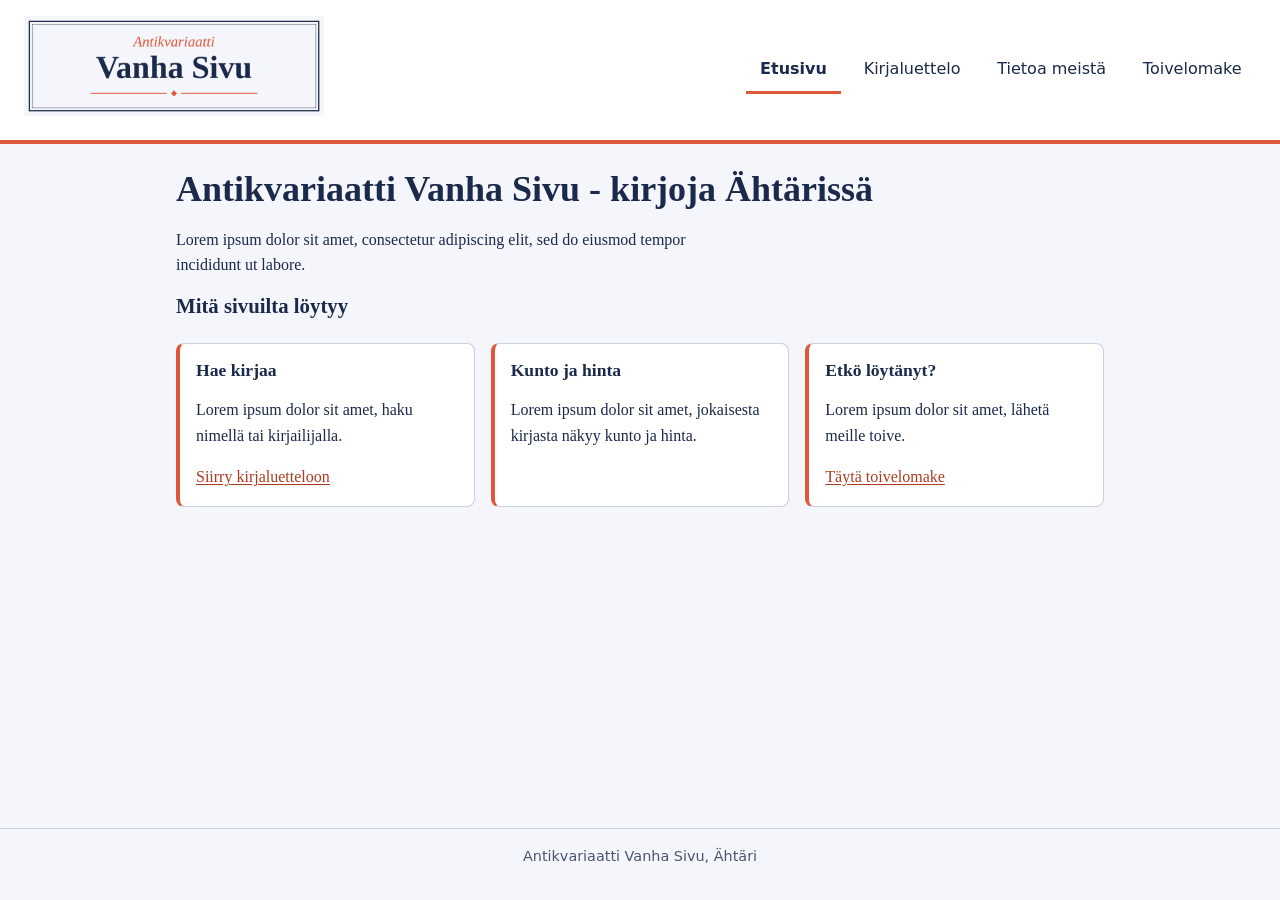
<file: index.html>
<!DOCTYPE html>
<html lang="fi">
<head>
  <meta charset="UTF-8">
  <meta name="viewport" content="width=device-width, initial-scale=1">
  <title>Etusivu | Antikvariaatti Vanha Sivu</title>
  <link rel="stylesheet" href="style.css">
  <script src="app.js" defer></script>
</head>
<body>
  <header>
    <a href="index.html"><img src="images/logo.png" alt="Antikvariaatti Vanha Sivu" width="300" height="100"></a>
    <nav aria-label="Päävalikko">
      <ul>
        <li><a href="index.html" aria-current="page">Etusivu</a></li>
        <li><a href="listing.html">Kirjaluettelo</a></li>
        <li><a href="about.html">Tietoa meistä</a></li>
        <li><a href="contact.html">Toivelomake</a></li>
      </ul>
    </nav>
  </header>

  <main>
    <h1>Antikvariaatti Vanha Sivu - kirjoja Ähtärissä</h1>
    <p>Lorem ipsum dolor sit amet, consectetur adipiscing elit, sed do eiusmod tempor incididunt ut labore.</p>
    <h2>Mitä sivuilta löytyy</h2>
    <div class="cards">
      <article>
        <h3>Hae kirjaa</h3>
        <p>Lorem ipsum dolor sit amet, haku nimellä tai kirjailijalla.</p>
        <p><a href="listing.html">Siirry kirjaluetteloon</a></p>
      </article>
      <article>
        <h3>Kunto ja hinta</h3>
        <p>Lorem ipsum dolor sit amet, jokaisesta kirjasta näkyy kunto ja hinta.</p>
      </article>
      <article>
        <h3>Etkö löytänyt?</h3>
        <p>Lorem ipsum dolor sit amet, lähetä meille toive.</p>
        <p><a href="contact.html">Täytä toivelomake</a></p>
      </article>
    </div>
  </main>

  <footer>
    <p>Antikvariaatti Vanha Sivu, Ähtäri</p>
  </footer>
</body>
</html>
</file>
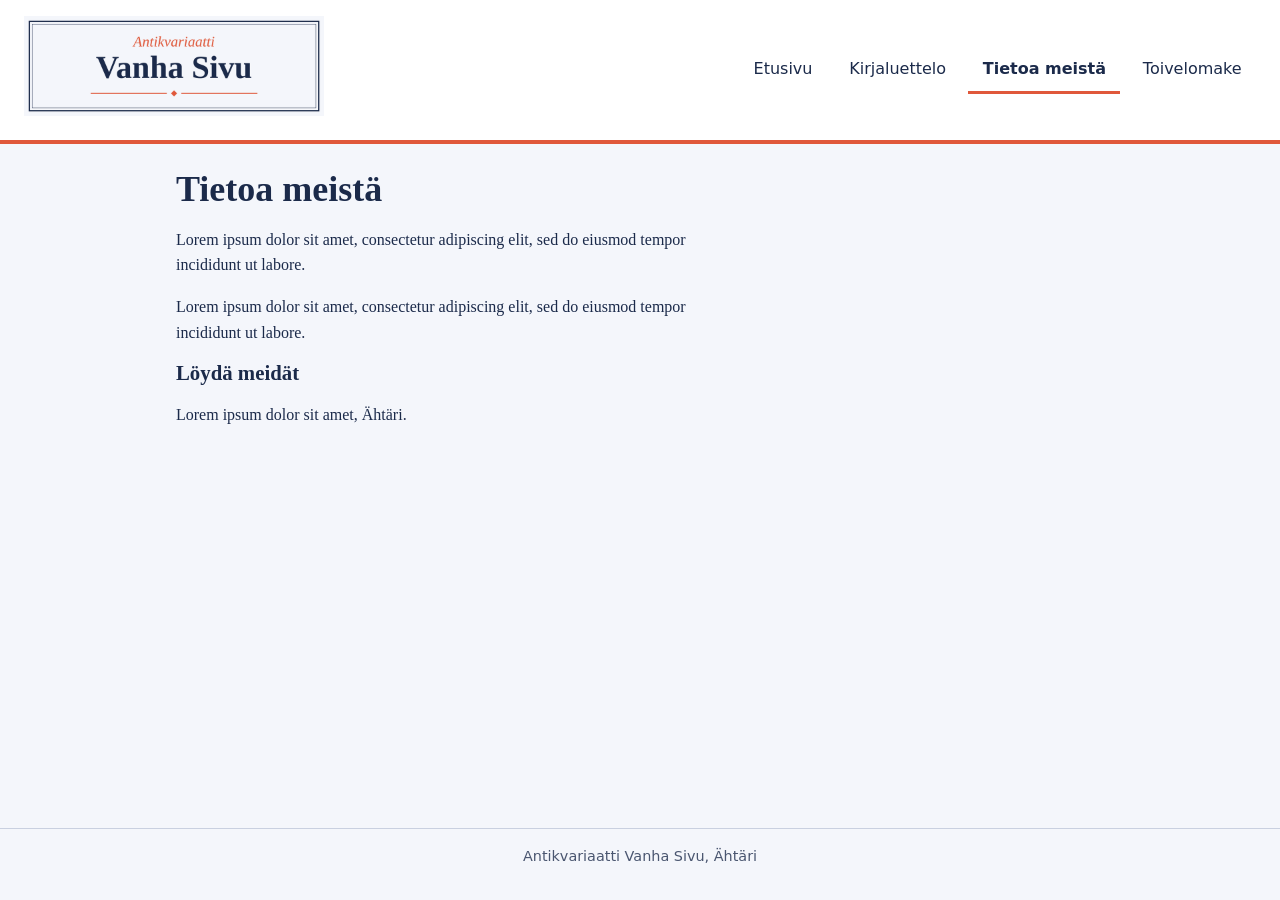
<file: about.html>
<!DOCTYPE html>
<html lang="fi">
<head>
  <meta charset="UTF-8">
  <meta name="viewport" content="width=device-width, initial-scale=1">
  <title>Tietoa meistä | Antikvariaatti Vanha Sivu</title>
  <link rel="stylesheet" href="style.css">
</head>
<body>
  <header>
    <a href="index.html"><img src="images/logo.png" alt="Antikvariaatti Vanha Sivu" width="300" height="100"></a>
    <nav aria-label="Päävalikko">
      <ul>
        <li><a href="index.html">Etusivu</a></li>
        <li><a href="listing.html">Kirjaluettelo</a></li>
        <li><a href="about.html" aria-current="page">Tietoa meistä</a></li>
        <li><a href="contact.html">Toivelomake</a></li>
      </ul>
    </nav>
  </header>

  <main>
    <h1>Tietoa meistä</h1>
    <p>Lorem ipsum dolor sit amet, consectetur adipiscing elit, sed do eiusmod tempor incididunt ut labore.</p>
    <p>Lorem ipsum dolor sit amet, consectetur adipiscing elit, sed do eiusmod tempor incididunt ut labore.</p>
    <h2>Löydä meidät</h2>
    <p>Lorem ipsum dolor sit amet, Ähtäri.</p>
  </main>

  <footer>
    <p>Antikvariaatti Vanha Sivu, Ähtäri</p>
  </footer>
</body>
</html>
</file>
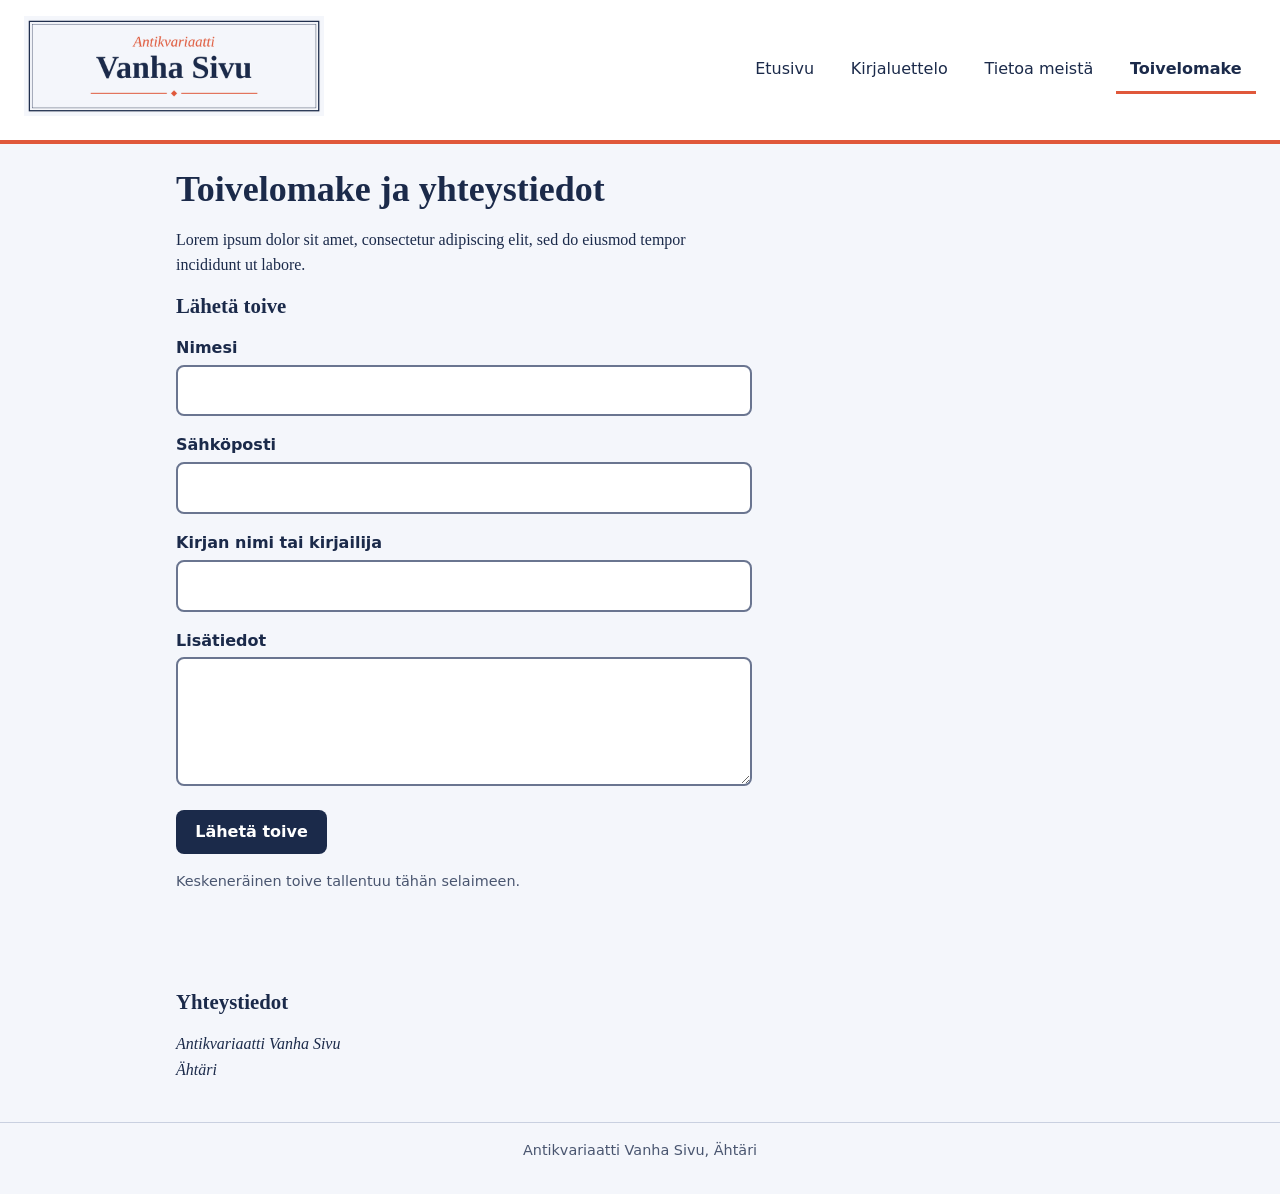
<file: contact.html>
<!DOCTYPE html>
<html lang="fi">
<head>
  <meta charset="UTF-8">
  <meta name="viewport" content="width=device-width, initial-scale=1">
  <title>Toivelomake | Antikvariaatti Vanha Sivu</title>
  <link rel="stylesheet" href="style.css">
  <script src="app.js" defer></script>
</head>
<body>
  <header>
    <a href="index.html"><img src="images/logo.png" alt="Antikvariaatti Vanha Sivu" width="300" height="100"></a>
    <nav aria-label="Päävalikko">
      <ul>
        <li><a href="index.html">Etusivu</a></li>
        <li><a href="listing.html">Kirjaluettelo</a></li>
        <li><a href="about.html">Tietoa meistä</a></li>
        <li><a href="contact.html" aria-current="page">Toivelomake</a></li>
      </ul>
    </nav>
  </header>

  <main>
    <h1>Toivelomake ja yhteystiedot</h1>
    <p>Lorem ipsum dolor sit amet, consectetur adipiscing elit, sed do eiusmod tempor incididunt ut labore.</p>
    <h2>Lähetä toive</h2>
    <form id="wish-form" novalidate>
      <div>
        <label for="nimi">Nimesi</label>
        <input id="nimi" name="nimi" type="text" autocomplete="name" required aria-describedby="nimi-error">
        <p class="error" id="nimi-error" hidden></p>
      </div>
      <div>
        <label for="sahkoposti">Sähköposti</label>
        <input id="sahkoposti" name="sahkoposti" type="email" autocomplete="email" required aria-describedby="sahkoposti-error">
        <p class="error" id="sahkoposti-error" hidden></p>
      </div>
      <div>
        <label for="kirja">Kirjan nimi tai kirjailija</label>
        <input id="kirja" name="kirja" type="text" required aria-describedby="kirja-error">
        <p class="error" id="kirja-error" hidden></p>
      </div>
      <div>
        <label for="lisatiedot">Lisätiedot</label>
        <textarea id="lisatiedot" name="lisatiedot" rows="4"></textarea>
      </div>
      <button type="submit">Lähetä toive</button>
      <p class="meta">Keskeneräinen toive tallentuu tähän selaimeen.</p>
      <p id="form-status" class="status" role="status"></p>
    </form>
    <h2>Yhteystiedot</h2>
    <address>Antikvariaatti Vanha Sivu<br>Ähtäri</address>
  </main>

  <footer>
    <p>Antikvariaatti Vanha Sivu, Ähtäri</p>
  </footer>
</body>
</html>
</file>
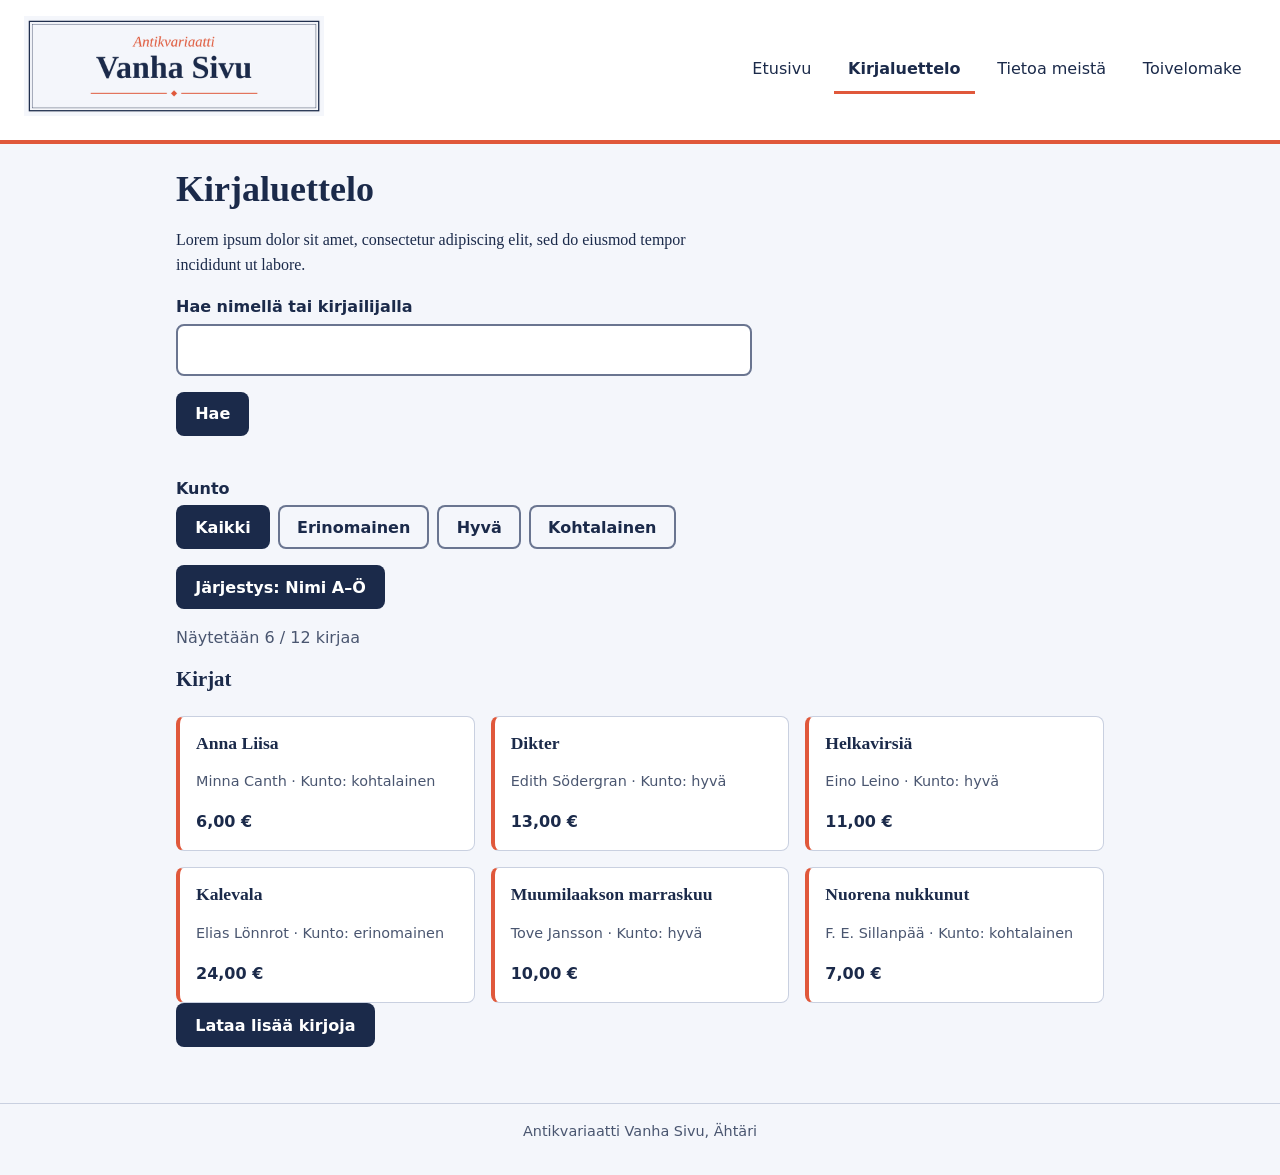
<file: listing.html>
<!DOCTYPE html>
<html lang="fi">
<head>
  <meta charset="UTF-8">
  <meta name="viewport" content="width=device-width, initial-scale=1">
  <title>Kirjaluettelo | Antikvariaatti Vanha Sivu</title>
  <link rel="stylesheet" href="style.css">
  <script src="app.js" defer></script>
</head>
<body>
  <header>
    <a href="index.html"><img src="images/logo.png" alt="Antikvariaatti Vanha Sivu" width="300" height="100"></a>
    <nav aria-label="Päävalikko">
      <ul>
        <li><a href="index.html">Etusivu</a></li>
        <li><a href="listing.html" aria-current="page">Kirjaluettelo</a></li>
        <li><a href="about.html">Tietoa meistä</a></li>
        <li><a href="contact.html">Toivelomake</a></li>
      </ul>
    </nav>
  </header>

  <main>
    <h1>Kirjaluettelo</h1>
    <p>Lorem ipsum dolor sit amet, consectetur adipiscing elit, sed do eiusmod tempor incididunt ut labore.</p>

    <div id="tools" class="tools" hidden>
      <form id="search-form" role="search">
        <div>
          <label for="haku">Hae nimellä tai kirjailijalla</label>
          <input id="haku" name="haku" type="search" autocomplete="off">
        </div>
        <button type="submit">Hae</button>
      </form>

      <fieldset class="filters">
        <legend>Kunto</legend>
        <button type="button" data-filter="kaikki" aria-pressed="true">Kaikki</button>
        <button type="button" data-filter="erinomainen" aria-pressed="false">Erinomainen</button>
        <button type="button" data-filter="hyvä" aria-pressed="false">Hyvä</button>
        <button type="button" data-filter="kohtalainen" aria-pressed="false">Kohtalainen</button>
      </fieldset>

      <div>
        <button type="button" id="sort-button" popovertarget="sort-menu">Järjestys: Nimi A–Ö</button>
        <div id="sort-menu" popover>
          <button type="button" data-sort="name" aria-pressed="true">Nimi A–Ö</button>
          <button type="button" data-sort="price-asc" aria-pressed="false">Hinta, halvin ensin</button>
          <button type="button" data-sort="price-desc" aria-pressed="false">Hinta, kallein ensin</button>
        </div>
      </div>
    </div>

    <p id="status" class="status" role="status" tabindex="-1"></p>
    <p id="empty" hidden>Mitään ei löytynyt. <a href="contact.html">Lähetä meille toive</a>, niin etsimme kirjaa.</p>

    <h2>Kirjat</h2>
    <div class="cards" id="book-list">
      <article data-title="Seitsemän veljestä" data-author="Aleksis Kivi" data-condition="hyvä" data-price="1200">
        <h3>Seitsemän veljestä</h3>
        <p class="meta">Aleksis Kivi · Kunto: hyvä</p>
        <p class="price">12,00 €</p>
      </article>
      <article data-title="Tuntematon sotilas" data-author="Väinö Linna" data-condition="kohtalainen" data-price="800">
        <h3>Tuntematon sotilas</h3>
        <p class="meta">Väinö Linna · Kunto: kohtalainen</p>
        <p class="price">8,00 €</p>
      </article>
      <article data-title="Sinuhe egyptiläinen" data-author="Mika Waltari" data-condition="hyvä" data-price="1500">
        <h3>Sinuhe egyptiläinen</h3>
        <p class="meta">Mika Waltari · Kunto: hyvä</p>
        <p class="price">15,00 €</p>
      </article>
      <article data-title="Kalevala" data-author="Elias Lönnrot" data-condition="erinomainen" data-price="2400">
        <h3>Kalevala</h3>
        <p class="meta">Elias Lönnrot · Kunto: erinomainen</p>
        <p class="price">24,00 €</p>
      </article>
      <article data-title="Muumilaakson marraskuu" data-author="Tove Jansson" data-condition="hyvä" data-price="1000">
        <h3>Muumilaakson marraskuu</h3>
        <p class="meta">Tove Jansson · Kunto: hyvä</p>
        <p class="price">10,00 €</p>
      </article>
      <article data-title="Puhdistus" data-author="Sofi Oksanen" data-condition="erinomainen" data-price="900">
        <h3>Puhdistus</h3>
        <p class="meta">Sofi Oksanen · Kunto: erinomainen</p>
        <p class="price">9,00 €</p>
      </article>
      <article data-title="Anna Liisa" data-author="Minna Canth" data-condition="kohtalainen" data-price="600">
        <h3>Anna Liisa</h3>
        <p class="meta">Minna Canth · Kunto: kohtalainen</p>
        <p class="price">6,00 €</p>
      </article>
      <article data-title="Helkavirsiä" data-author="Eino Leino" data-condition="hyvä" data-price="1100">
        <h3>Helkavirsiä</h3>
        <p class="meta">Eino Leino · Kunto: hyvä</p>
        <p class="price">11,00 €</p>
      </article>
      <article data-title="Nuorena nukkunut" data-author="F. E. Sillanpää" data-condition="kohtalainen" data-price="700">
        <h3>Nuorena nukkunut</h3>
        <p class="meta">F. E. Sillanpää · Kunto: kohtalainen</p>
        <p class="price">7,00 €</p>
      </article>
      <article data-title="Rautatie" data-author="Juhani Aho" data-condition="hyvä" data-price="950">
        <h3>Rautatie</h3>
        <p class="meta">Juhani Aho · Kunto: hyvä</p>
        <p class="price">9,50 €</p>
      </article>
      <article data-title="Sudenmorsian" data-author="Aino Kallas" data-condition="erinomainen" data-price="1800">
        <h3>Sudenmorsian</h3>
        <p class="meta">Aino Kallas · Kunto: erinomainen</p>
        <p class="price">18,00 €</p>
      </article>
      <article data-title="Dikter" data-author="Edith Södergran" data-condition="hyvä" data-price="1300">
        <h3>Dikter</h3>
        <p class="meta">Edith Södergran · Kunto: hyvä</p>
        <p class="price">13,00 €</p>
      </article>
    </div>
    <p><button type="button" id="load-more">Lataa lisää kirjoja</button></p>
  </main>

  <footer>
    <p>Antikvariaatti Vanha Sivu, Ähtäri</p>
  </footer>
</body>
</html>
</file>
<file: style.css>
:root {
  color-scheme: light dark;

  
  --bg: #f4f6fb;
  --surface: #ffffff;
  --text: #1b2a4a;
  --muted: #4a5670;
  --link: #b03a20;            
  --accent: #e0583b;          
  --border: #c9d0e0;         
  --border-strong: #6a7590;   
  --button-bg: #1b2a4a;
  --button-text: #ffffff;
  --focus: #b03a20;
  --error: #b3261e;

  
  --font-body: Georgia, "Times New Roman", serif;
  --font-ui: system-ui, -apple-system, "Segoe UI", Roboto, sans-serif;

  
  --space-1: 0.5rem;
  --space-2: 1rem;
  --space-3: 1.5rem;
  --space-4: 2.5rem;
  --radius: 0.5rem;
  --measure: 65ch;
}

@media (prefers-color-scheme: dark) {
  :root {
    --bg: #111a2e;
    --surface: #1a2540;
    --text: #e8ecf5;
    --muted: #aab5cc;
    --link: #ff9d87;
    --accent: #e0583b;
    --border: #33415f;
    --border-strong: #8794b3;
    --button-bg: #ff9d87;
    --button-text: #111a2e;
    --focus: #ff9d87;
    --error: #ffb4a8;
  }
}


*,
*::before,
*::after {
  box-sizing: border-box;
}

body {
  margin: 0;
  background: var(--bg);
  color: var(--text);
  font-family: var(--font-body);
  line-height: 1.6;
  overflow-wrap: anywhere;
  min-height: 100dvh;
  display: grid;
  grid-template-rows: auto 1fr auto;
}

img {
  max-width: 100%;
  height: auto;
}

h1, h2, h3 {
  line-height: 1.2;
  margin: 0 0 var(--space-2);
}

h1 { font-size: 1.75rem; }
h2 { font-size: 1.3rem; }
h3 { font-size: 1.1rem; }

p { margin: 0 0 var(--space-2); max-width: var(--measure); }


a {
  color: var(--link);
  text-underline-offset: 0.15em;
}

a:hover {
  text-decoration-thickness: 2px;
}

a:focus-visible,
button:focus-visible,
input:focus-visible,
textarea:focus-visible {
  outline: 3px solid var(--focus);
  outline-offset: 3px;
}

header {
  background: var(--surface);
  border-bottom: 4px solid var(--accent);
  padding: var(--space-2);
}

header > a {
  display: inline-block;
}

nav ul {
  list-style: none;
  margin: var(--space-1) 0 0;
  padding: 0;
  display: flex;
  flex-wrap: wrap;
  gap: var(--space-1);
}

nav a {
  display: inline-block;
  padding: 0.6rem 0.9rem;
  font-family: var(--font-ui);
  text-decoration: none;
  color: var(--text);
  border-bottom: 3px solid transparent;
}

nav a:hover {
  border-bottom-color: var(--accent);
}

nav a[aria-current="page"] {
  font-weight: 700;
  border-bottom-color: var(--accent);
}


main {
  width: 100%;
  max-width: 60rem;
  margin: 0 auto;
  padding: var(--space-3) var(--space-2) var(--space-4);
}

footer {
  border-top: 1px solid var(--border);
  padding: var(--space-2);
  text-align: center;
  color: var(--muted);
  font-family: var(--font-ui);
  font-size: 0.9rem;
}

footer p { margin-inline: auto; }


.cards {
  display: grid;
  grid-template-columns: repeat(auto-fit, minmax(min(16rem, 100%), 1fr));
  gap: var(--space-2);
  margin-top: var(--space-3);
}

article {
  background: var(--surface);
  border: 1px solid var(--border);
  border-left: 4px solid var(--accent);
  border-radius: var(--radius);
  padding: var(--space-2);
}

article p:last-child { margin-bottom: 0; }

.meta {
  color: var(--muted);
  font-family: var(--font-ui);
  font-size: 0.9rem;
}

.price {
  font-family: var(--font-ui);
  font-weight: 700;
}


form {
  display: grid;
  gap: var(--space-2);
  max-width: 36rem;
  margin-bottom: var(--space-3);
}

label {
  display: block;
  font-family: var(--font-ui);
  font-weight: 600;
  margin-bottom: 0.25rem;
}

input,
textarea {
  width: 100%;
  padding: 0.7rem;
  font: inherit;
  color: var(--text);
  background: var(--surface);
  border: 2px solid var(--border-strong);
  border-radius: var(--radius);
}

button,
.button {
  display: inline-block;
  justify-self: start;
  min-height: 2.75rem;
  padding: 0.7rem 1.2rem;
  font-family: var(--font-ui);
  font-size: 1rem;
  font-weight: 700;
  text-decoration: none;
  color: var(--button-text);
  background: var(--button-bg);
  border: 0;
  border-radius: var(--radius);
  cursor: pointer;
}

button:hover,
.button:hover {
  filter: brightness(1.15);
}


@media (min-width: 48em) {
  header {
    display: flex;
    align-items: center;
    justify-content: space-between;
    padding-inline: var(--space-3);
  }

  nav ul { margin-top: 0; }

  h1 { font-size: 2.25rem; }

  .cards {
    grid-template-columns: repeat(2, 1fr);
  }
}

@media (min-width: 64em) {
  .cards {
    grid-template-columns: repeat(3, 1fr);
  }
}

.tools {
  display: grid;
  gap: var(--space-2);
  margin-bottom: var(--space-2);
}

.filters {
  display: flex;
  flex-wrap: wrap;
  gap: var(--space-1);
  min-width: 0;
  margin: 0;
  padding: 0;
  border: 0;
}

legend {
  margin-bottom: 0.25rem;
  padding: 0;
  font-family: var(--font-ui);
  font-weight: 600;
}

button[aria-pressed="false"] {
  color: var(--text);
  background: transparent;
  box-shadow: inset 0 0 0 2px var(--border-strong);
}

.status {
  min-height: 1.6em;
  color: var(--muted);
  font-family: var(--font-ui);
}

[popover] {
  max-width: calc(100% - 2rem);
  padding: var(--space-1);
  color: var(--text);
  background: var(--surface);
  border: 2px solid var(--border-strong);
  border-radius: var(--radius);
}

[popover]:popover-open {
  display: grid;
  gap: var(--space-1);
}

.error {
  margin: 0.25rem 0 0;
  color: var(--error);
  font-family: var(--font-ui);
  font-size: 0.9rem;
}

input[aria-invalid="true"],
textarea[aria-invalid="true"] {
  border-color: var(--error);
}

[hidden] {
  display: none;
}
</file>
